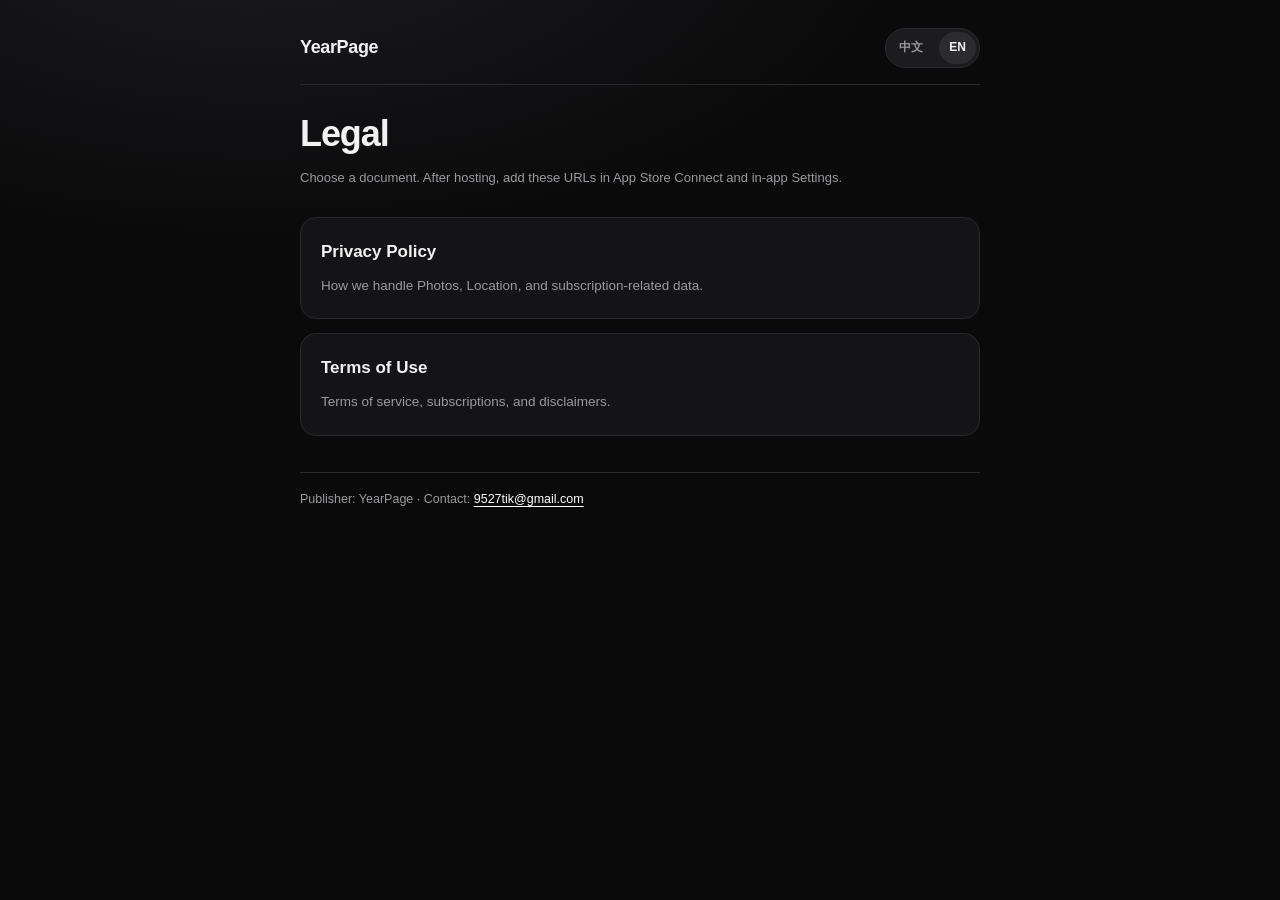
<file: index.html>
<!DOCTYPE html>
<html lang="zh-CN">
<head>
  <meta charset="utf-8" />
  <meta name="viewport" content="width=device-width, initial-scale=1" />
  <title>YearPage Legal</title>
  <meta name="description" content="YearPage privacy policy and terms of use." />
  <link rel="stylesheet" href="./styles.css" />
</head>
<body>
  <div class="wrap">
    <header class="topnav">
      <div class="brand">YearPage</div>
      <div class="lang" role="group" aria-label="Language">
        <button type="button" data-set-lang="zh" class="active">中文</button>
        <button type="button" data-set-lang="en">EN</button>
      </div>
    </header>

    <div data-lang="zh">
      <h1>法律信息</h1>
      <p class="meta">请选择要查看的文档。部署后可将下列地址填入 App Store Connect 与应用设置。</p>
      <div class="home-grid">
        <a class="tile" href="./privacy.html">
          <strong>隐私政策</strong>
          <span>说明我们如何处理相册、位置与订阅相关数据。</span>
        </a>
        <a class="tile" href="./terms.html">
          <strong>用户协议</strong>
          <span>服务使用条款、订阅与免责说明。</span>
        </a>
      </div>
    </div>

    <div data-lang="en">
      <h1>Legal</h1>
      <p class="meta">Choose a document. After hosting, add these URLs in App Store Connect and in-app Settings.</p>
      <div class="home-grid">
        <a class="tile" href="./privacy.html">
          <strong>Privacy Policy</strong>
          <span>How we handle Photos, Location, and subscription-related data.</span>
        </a>
        <a class="tile" href="./terms.html">
          <strong>Terms of Use</strong>
          <span>Terms of service, subscriptions, and disclaimers.</span>
        </a>
      </div>
    </div>

    <footer class="footer">
      <span class="inline-zh">运营主体示例：千书 / YearPage · 联系：</span>
      <span class="inline-en">Publisher: YearPage · Contact: </span>
      <a href="mailto:9527tik@gmail.com">9527tik@gmail.com</a>
    </footer>
  </div>
  <script src="./lang.js"></script>
</body>
</html>
</file>
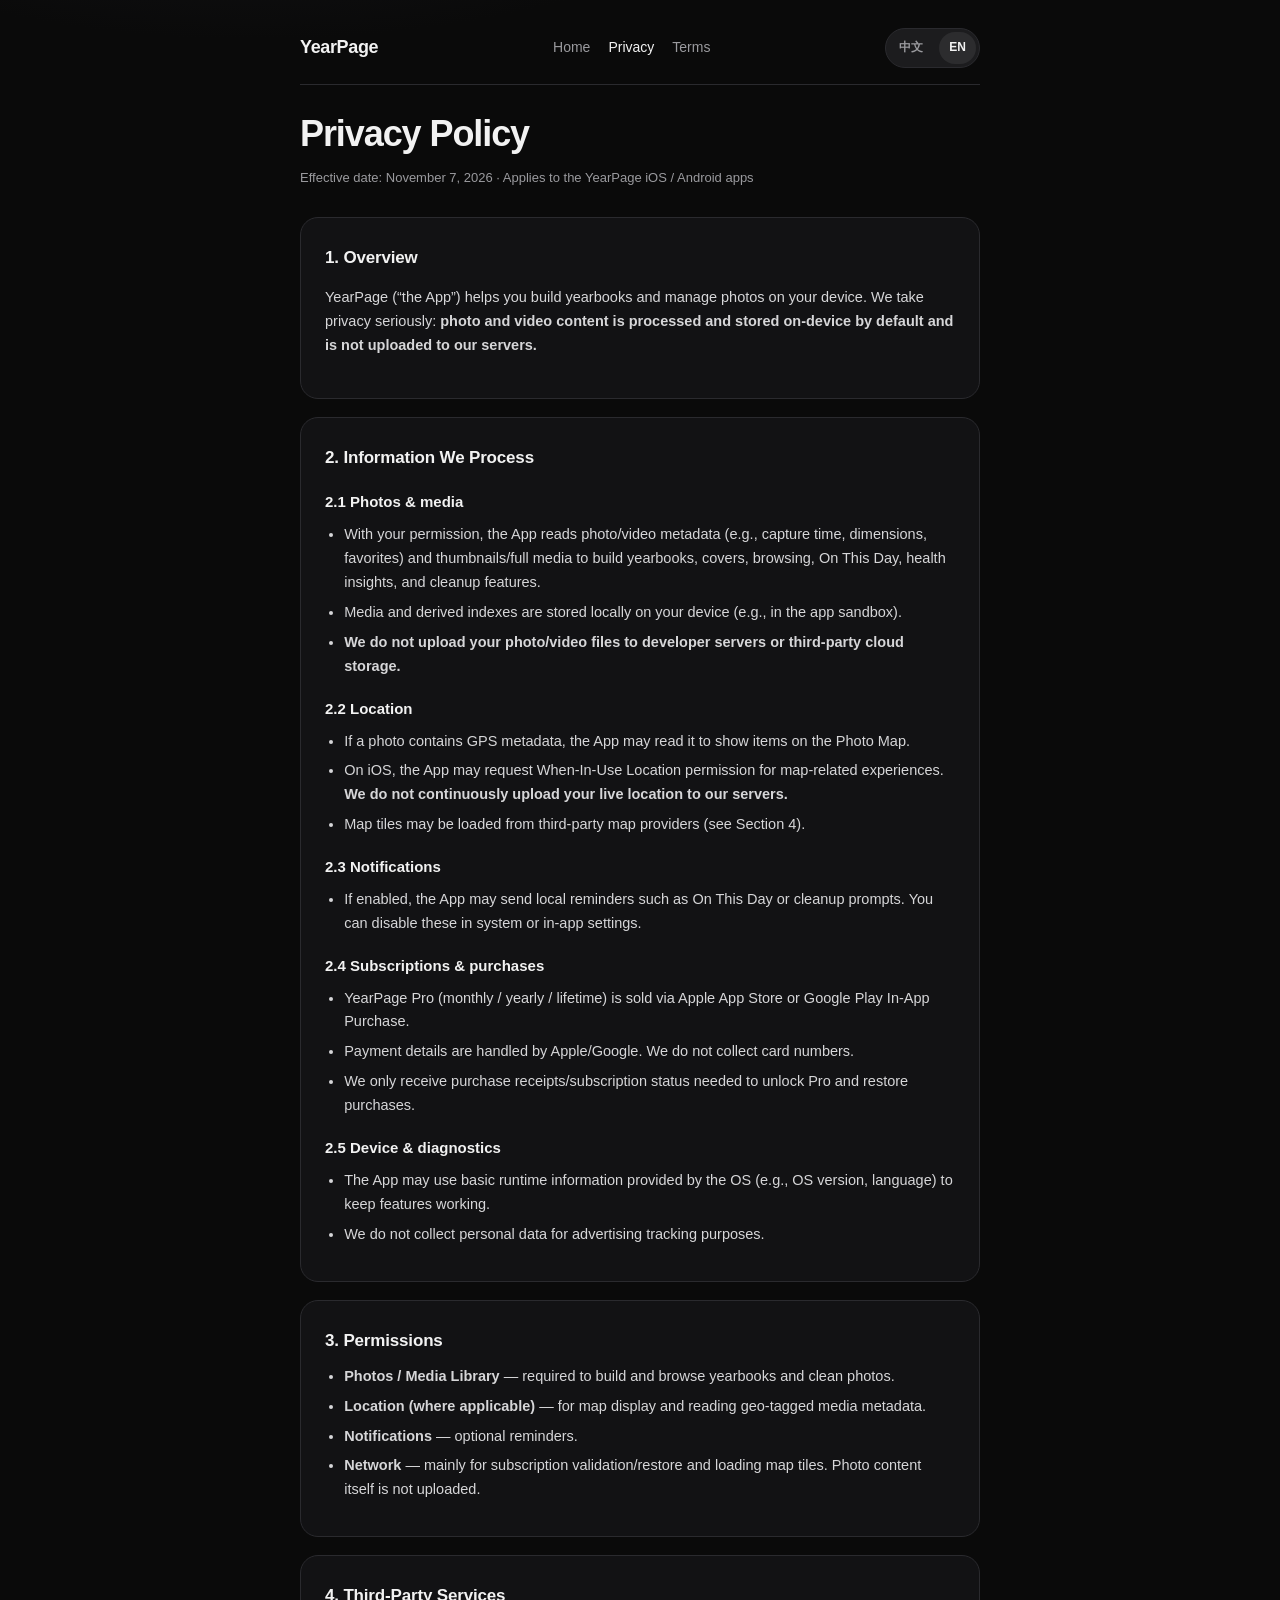
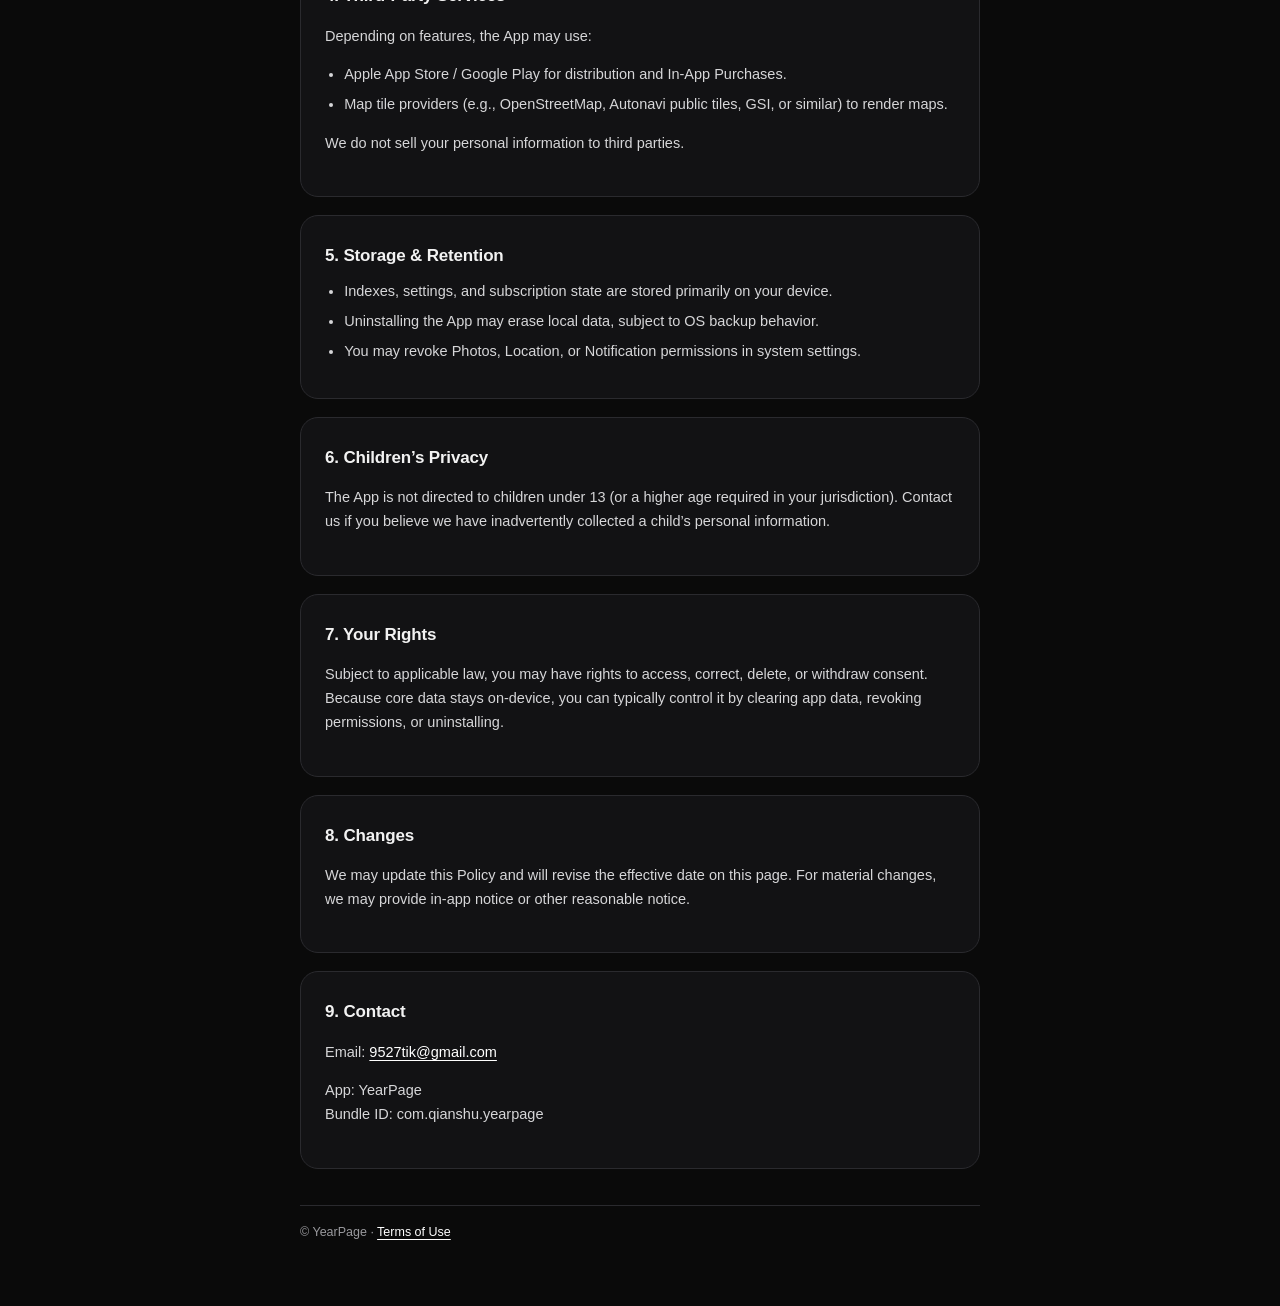
<file: privacy.html>
<!DOCTYPE html>
<html lang="zh-CN">
<head>
  <meta charset="utf-8" />
  <meta name="viewport" content="width=device-width, initial-scale=1" />
  <title>YearPage 隐私政策 / Privacy Policy</title>
  <meta name="description" content="YearPage Privacy Policy — local photo processing, subscriptions only online." />
  <link rel="stylesheet" href="./styles.css" />
</head>
<body>
  <div class="wrap">
    <header class="topnav">
      <div class="brand">YearPage</div>
      <nav class="links">
        <a href="./index.html"><span class="inline-zh">首页</span><span class="inline-en">Home</span></a>
        <a class="active" href="./privacy.html"><span class="inline-zh">隐私政策</span><span class="inline-en">Privacy</span></a>
        <a href="./terms.html"><span class="inline-zh">用户协议</span><span class="inline-en">Terms</span></a>
      </nav>
      <div class="lang" role="group" aria-label="Language">
        <button type="button" data-set-lang="zh" class="active">中文</button>
        <button type="button" data-set-lang="en">EN</button>
      </div>
    </header>

    <div data-lang="zh">
      <h1>隐私政策</h1>
      <p class="meta">生效日期：2026 年 11 月 7 日 · 适用于 YearPage iOS / Android 应用</p>

      <section class="card">
        <h2>1. 概述</h2>
        <p>YearPage（以下简称「本应用」）由开发者运营，用于在您的设备上生成本地相册年鉴、照片整理与相关功能。我们重视您的隐私：<strong>照片与视频内容默认仅在本机处理与存储，不会上传到我们的服务器。</strong></p>
      </section>

      <section class="card">
        <h2>2. 我们处理的信息</h2>
        <h3>2.1 相册与媒体内容</h3>
        <ul>
          <li>在您授权后，本应用读取设备相册中的照片/视频元数据（如拍摄时间、尺寸、收藏状态等）及缩略图/原图，用于生成年鉴、封面、翻页浏览、那年今日、健康报告与清理等功能。</li>
          <li>媒体文件与衍生索引保存在您设备本地（例如应用沙盒内的本地数据库），用于离线浏览与同步增量更新。</li>
          <li><strong>我们不会将您的照片/视频文件上传至开发者服务器或第三方云存储。</strong></li>
        </ul>
        <h3>2.2 位置信息</h3>
        <ul>
          <li>若照片本身包含拍摄地 GPS 信息，本应用可读取该信息，用于「照片地图」展示。</li>
          <li>在 iOS 上，为展示地图相关能力，可能会请求「使用期间」位置权限；该权限用于系统授权流程与地图体验，<strong>不会将您的实时位置持续上传到我们的服务器。</strong></li>
          <li>地图底图可能由第三方地图服务提供商加载（网络请求由系统/地图组件发起），详见第 4 节。</li>
        </ul>
        <h3>2.3 通知</h3>
        <ul>
          <li>在您开启后，本应用可发送「那年今日」「清理提醒」等本地通知。通知调度保存在本机，您可随时在系统设置或应用设置中关闭。</li>
        </ul>
        <h3>2.4 订阅与购买</h3>
        <ul>
          <li>YearPage Pro（月订阅 / 年订阅 / 终身买断）通过 Apple App Store 或 Google Play 的应用内购买完成。</li>
          <li>支付信息由 Apple / Google 处理，我们不会收集或存储您的银行卡号等支付敏感信息。</li>
          <li>我们仅接收由应用商店回传的购买凭证/订阅状态，用于解锁 Pro 功能与恢复购买。</li>
        </ul>
        <h3>2.5 设备与诊断信息</h3>
        <ul>
          <li>本应用可能使用系统提供的基础运行信息（如系统版本、语言、崩溃日志——若您通过系统渠道分享）以保障功能可用。</li>
          <li>我们不以广告追踪为目的收集您的个人身份信息。</li>
        </ul>
      </section>

      <section class="card">
        <h2>3. 权限说明</h2>
        <ul>
          <li><strong>照片/媒体库</strong>：用于构建年鉴与浏览、清理照片（必需）。</li>
          <li><strong>位置（如适用）</strong>：用于地图展示与读取含地理位置的媒体元数据。</li>
          <li><strong>通知</strong>：用于可选的回忆与清理提醒。</li>
          <li><strong>网络</strong>：主要用于订阅验证/恢复购买，以及加载地图瓦片等必要在线资源。照片内容本身不上传。</li>
        </ul>
      </section>

      <section class="card">
        <h2>4. 第三方服务</h2>
        <p>为实现部分功能，本应用可能调用以下第三方服务（由其按各自隐私政策处理相关请求）：</p>
        <ul>
          <li>Apple App Store / Google Play：应用分发与应用内购买。</li>
          <li>地图瓦片服务（例如 OpenStreetMap、高德公开瓦片、国土地理院或其他底图服务）：用于显示地图。</li>
        </ul>
        <p>除实现功能所必需外，我们不会向第三方出售您的个人信息。</p>
      </section>

      <section class="card">
        <h2>5. 数据存储与保留</h2>
        <ul>
          <li>相册索引、设置、订阅状态等主要保存在您的设备本地。</li>
          <li>卸载应用可能导致本地数据被系统清除；是否可恢复取决于操作系统与备份策略。</li>
          <li>您可在系统设置中撤销相册、位置、通知等权限；撤销后相关功能将不可用或降级。</li>
        </ul>
      </section>

      <section class="card">
        <h2>6. 儿童隐私</h2>
        <p>本应用不面向 13 岁以下（或您所在司法辖区规定的更高年龄）儿童设计或营销。若您认为我们无意中收集了儿童个人信息，请联系我们，我们将尽快处理。</p>
      </section>

      <section class="card">
        <h2>7. 您的权利</h2>
        <p>根据适用法律，您可能享有访问、更正、删除本地数据、撤回同意等权利。由于核心数据保存在本机，您通常可通过删除应用数据、撤销权限或卸载应用来控制数据。</p>
      </section>

      <section class="card">
        <h2>8. 政策更新</h2>
        <p>我们可能适时更新本政策。更新后的版本将发布于本页面并调整「生效日期」。重大变更时，我们可能通过应用内提示或其他合理方式告知。</p>
      </section>

      <section class="card">
        <h2>9. 联系我们</h2>
        <p>如对本政策有疑问，请联系：</p>
        <p>邮箱：<a href="mailto:9527tik@gmail.com">9527tik@gmail.com</a></p>
        <p>应用名称：YearPage<br />Bundle ID：com.qianshu.yearpage</p>
      </section>
    </div>

    <div data-lang="en">
      <h1>Privacy Policy</h1>
      <p class="meta">Effective date: November 7, 2026 · Applies to the YearPage iOS / Android apps</p>

      <section class="card">
        <h2>1. Overview</h2>
        <p>YearPage (“the App”) helps you build yearbooks and manage photos on your device. We take privacy seriously: <strong>photo and video content is processed and stored on-device by default and is not uploaded to our servers.</strong></p>
      </section>

      <section class="card">
        <h2>2. Information We Process</h2>
        <h3>2.1 Photos &amp; media</h3>
        <ul>
          <li>With your permission, the App reads photo/video metadata (e.g., capture time, dimensions, favorites) and thumbnails/full media to build yearbooks, covers, browsing, On This Day, health insights, and cleanup features.</li>
          <li>Media and derived indexes are stored locally on your device (e.g., in the app sandbox).</li>
          <li><strong>We do not upload your photo/video files to developer servers or third-party cloud storage.</strong></li>
        </ul>
        <h3>2.2 Location</h3>
        <ul>
          <li>If a photo contains GPS metadata, the App may read it to show items on the Photo Map.</li>
          <li>On iOS, the App may request When-In-Use Location permission for map-related experiences. <strong>We do not continuously upload your live location to our servers.</strong></li>
          <li>Map tiles may be loaded from third-party map providers (see Section 4).</li>
        </ul>
        <h3>2.3 Notifications</h3>
        <ul>
          <li>If enabled, the App may send local reminders such as On This Day or cleanup prompts. You can disable these in system or in-app settings.</li>
        </ul>
        <h3>2.4 Subscriptions &amp; purchases</h3>
        <ul>
          <li>YearPage Pro (monthly / yearly / lifetime) is sold via Apple App Store or Google Play In-App Purchase.</li>
          <li>Payment details are handled by Apple/Google. We do not collect card numbers.</li>
          <li>We only receive purchase receipts/subscription status needed to unlock Pro and restore purchases.</li>
        </ul>
        <h3>2.5 Device &amp; diagnostics</h3>
        <ul>
          <li>The App may use basic runtime information provided by the OS (e.g., OS version, language) to keep features working.</li>
          <li>We do not collect personal data for advertising tracking purposes.</li>
        </ul>
      </section>

      <section class="card">
        <h2>3. Permissions</h2>
        <ul>
          <li><strong>Photos / Media Library</strong> — required to build and browse yearbooks and clean photos.</li>
          <li><strong>Location (where applicable)</strong> — for map display and reading geo-tagged media metadata.</li>
          <li><strong>Notifications</strong> — optional reminders.</li>
          <li><strong>Network</strong> — mainly for subscription validation/restore and loading map tiles. Photo content itself is not uploaded.</li>
        </ul>
      </section>

      <section class="card">
        <h2>4. Third-Party Services</h2>
        <p>Depending on features, the App may use:</p>
        <ul>
          <li>Apple App Store / Google Play for distribution and In-App Purchases.</li>
          <li>Map tile providers (e.g., OpenStreetMap, Autonavi public tiles, GSI, or similar) to render maps.</li>
        </ul>
        <p>We do not sell your personal information to third parties.</p>
      </section>

      <section class="card">
        <h2>5. Storage &amp; Retention</h2>
        <ul>
          <li>Indexes, settings, and subscription state are stored primarily on your device.</li>
          <li>Uninstalling the App may erase local data, subject to OS backup behavior.</li>
          <li>You may revoke Photos, Location, or Notification permissions in system settings.</li>
        </ul>
      </section>

      <section class="card">
        <h2>6. Children’s Privacy</h2>
        <p>The App is not directed to children under 13 (or a higher age required in your jurisdiction). Contact us if you believe we have inadvertently collected a child’s personal information.</p>
      </section>

      <section class="card">
        <h2>7. Your Rights</h2>
        <p>Subject to applicable law, you may have rights to access, correct, delete, or withdraw consent. Because core data stays on-device, you can typically control it by clearing app data, revoking permissions, or uninstalling.</p>
      </section>

      <section class="card">
        <h2>8. Changes</h2>
        <p>We may update this Policy and will revise the effective date on this page. For material changes, we may provide in-app notice or other reasonable notice.</p>
      </section>

      <section class="card">
        <h2>9. Contact</h2>
        <p>Email: <a href="mailto:9527tik@gmail.com">9527tik@gmail.com</a></p>
        <p>App: YearPage<br />Bundle ID: com.qianshu.yearpage</p>
      </section>
    </div>

    <footer class="footer">
      © YearPage · <a href="./terms.html"><span class="inline-zh">用户协议</span><span class="inline-en">Terms of Use</span></a>
    </footer>
  </div>
  <script src="./lang.js"></script>
</body>
</html>
</file>
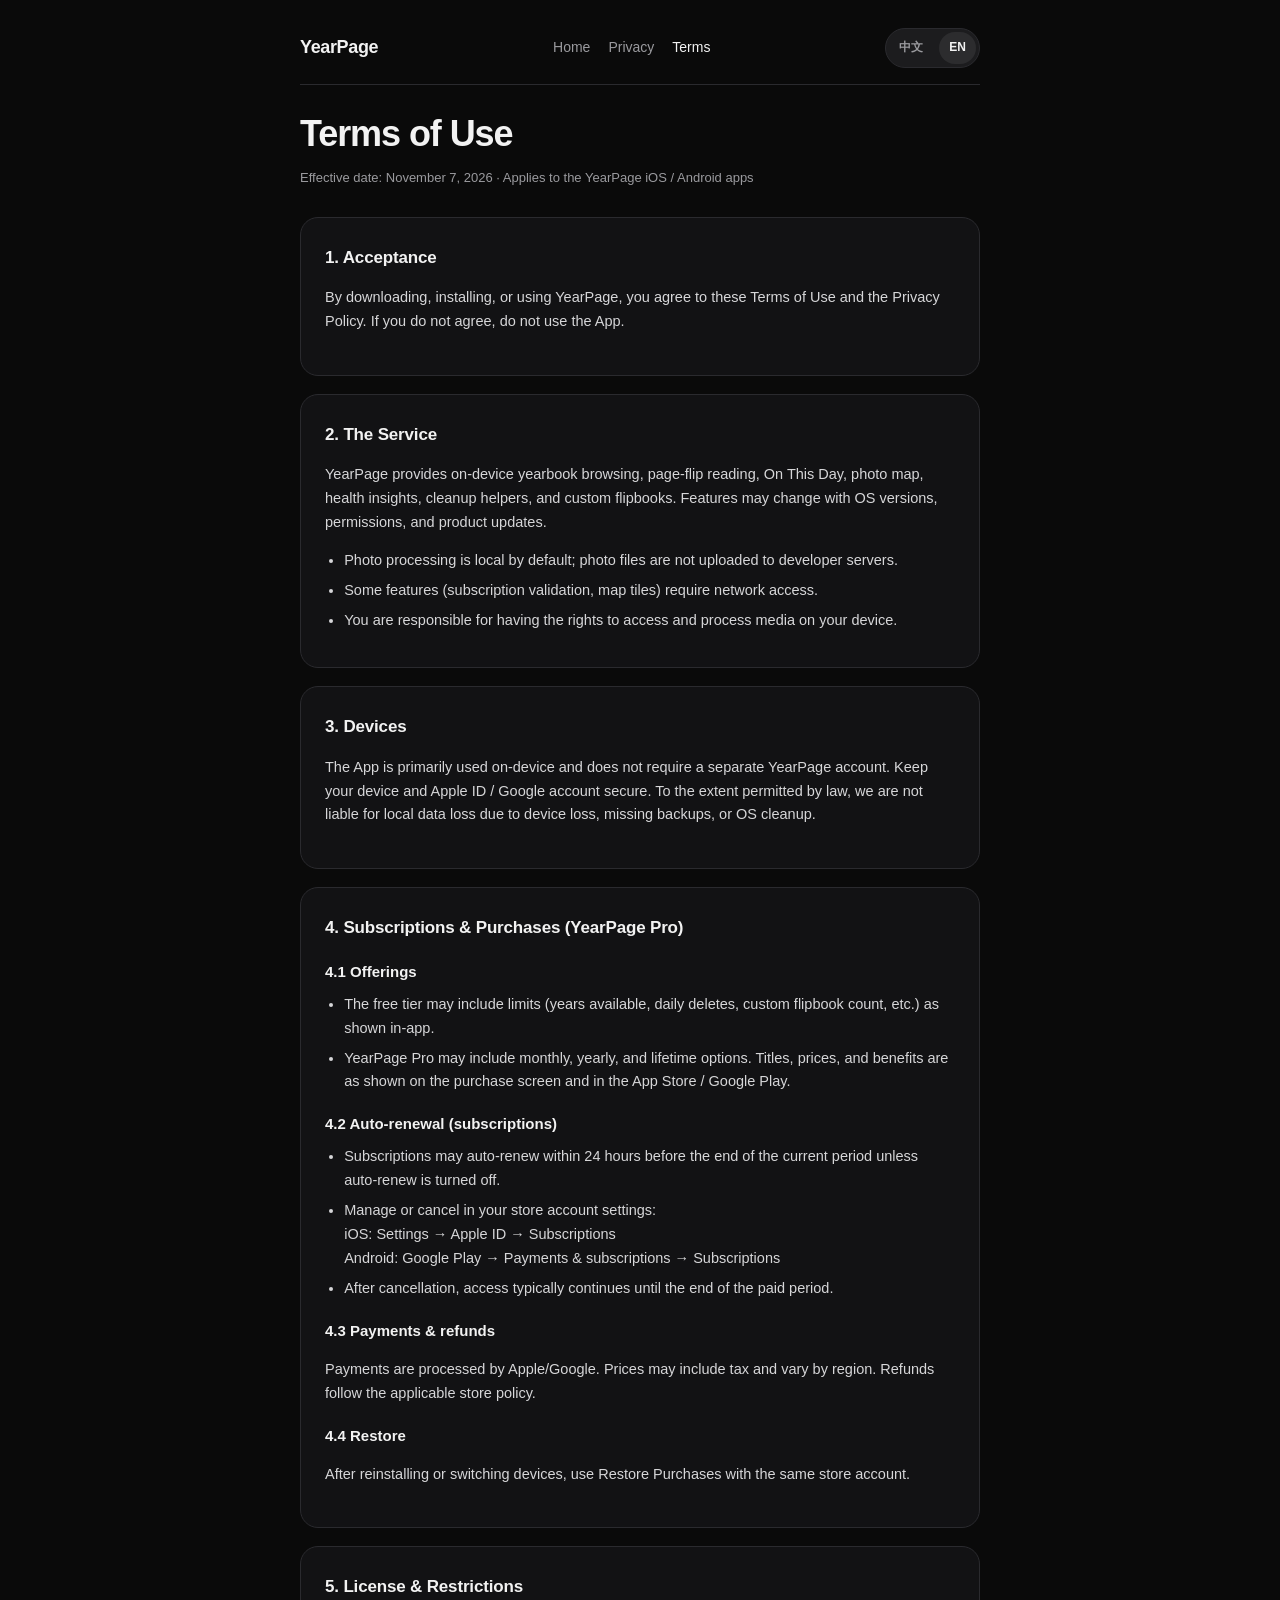
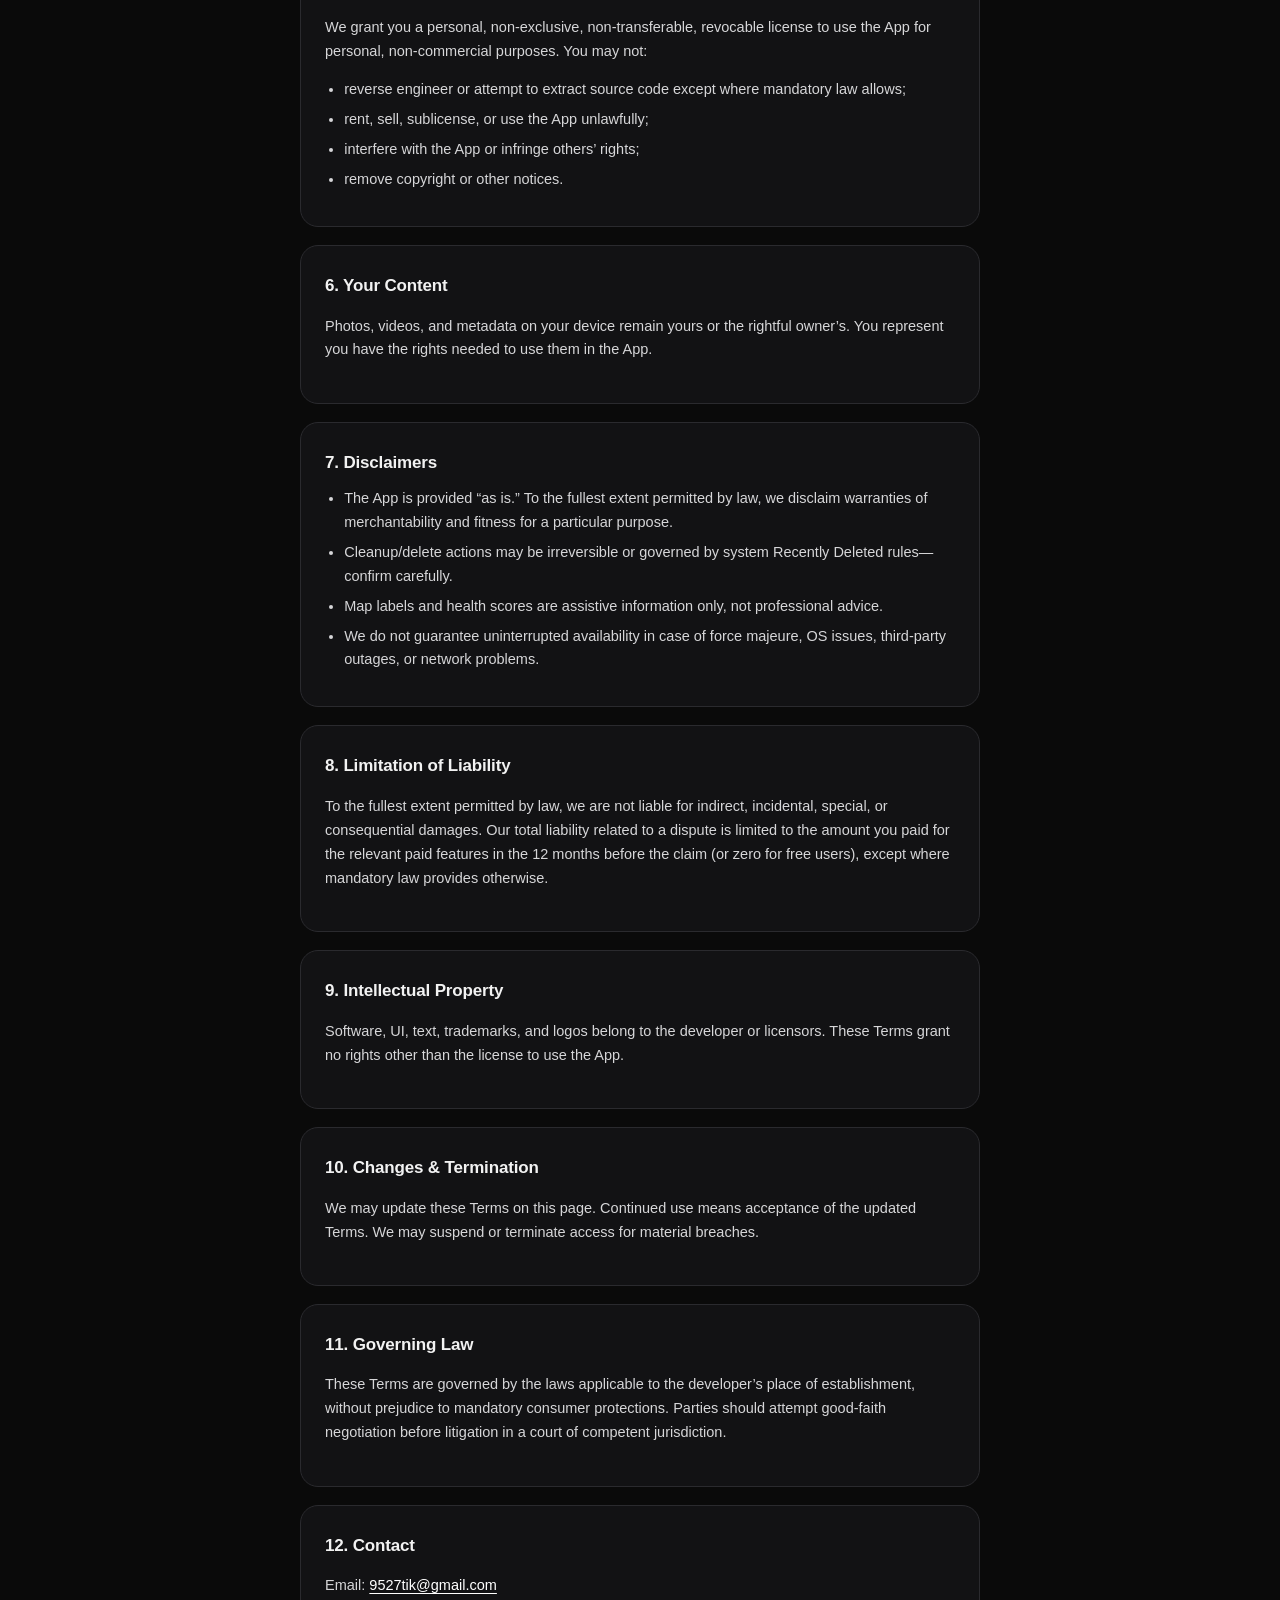
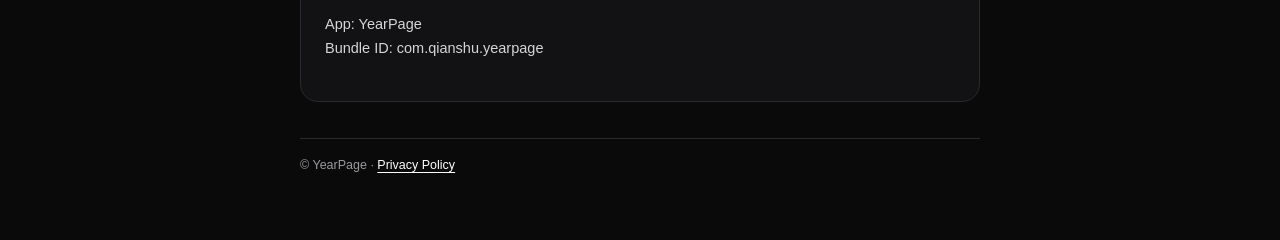
<file: terms.html>
<!DOCTYPE html>
<html lang="zh-CN">
<head>
  <meta charset="utf-8" />
  <meta name="viewport" content="width=device-width, initial-scale=1" />
  <title>YearPage 用户协议 / Terms of Use</title>
  <meta name="description" content="YearPage Terms of Use, subscriptions, and disclaimers." />
  <link rel="stylesheet" href="./styles.css" />
</head>
<body>
  <div class="wrap">
    <header class="topnav">
      <div class="brand">YearPage</div>
      <nav class="links">
        <a href="./index.html"><span class="inline-zh">首页</span><span class="inline-en">Home</span></a>
        <a href="./privacy.html"><span class="inline-zh">隐私政策</span><span class="inline-en">Privacy</span></a>
        <a class="active" href="./terms.html"><span class="inline-zh">用户协议</span><span class="inline-en">Terms</span></a>
      </nav>
      <div class="lang" role="group" aria-label="Language">
        <button type="button" data-set-lang="zh" class="active">中文</button>
        <button type="button" data-set-lang="en">EN</button>
      </div>
    </header>

    <div data-lang="zh">
      <h1>用户协议</h1>
      <p class="meta">生效日期：2026 年 11 月 7 日 · 适用于 YearPage iOS / Android 应用</p>

      <section class="card">
        <h2>1. 接受条款</h2>
        <p>欢迎使用 YearPage。下载、安装或使用本应用，即表示您同意本《用户协议》（「本协议」）及《隐私政策》。如不同意，请停止使用本应用。</p>
      </section>

      <section class="card">
        <h2>2. 服务说明</h2>
        <p>YearPage 提供基于本机相册的年鉴浏览、翻页阅读、那年今日、照片地图、健康报告、清理辅助、自定义翻页书等功能。功能可能因系统版本、权限授予情况及产品更新而变化。</p>
        <ul>
          <li>照片处理默认在本地完成，不将照片文件上传至开发者服务器。</li>
          <li>部分功能（如订阅验证、地图底图）需要网络连接。</li>
          <li>您需自行确保有权访问并处理设备中的照片内容。</li>
        </ul>
      </section>

      <section class="card">
        <h2>3. 账户与设备</h2>
        <p>本应用当前以本机使用为主，不强制注册账号。您应妥善保管设备与系统账户（Apple ID / Google 账户）。因设备丢失、未备份或系统清理导致的本地数据损失，开发者在法律允许范围内不承担责任。</p>
      </section>

      <section class="card">
        <h2>4. 订阅与付费（YearPage Pro）</h2>
        <h3>4.1 产品形态</h3>
        <ul>
          <li>免费版可能包含功能限制，例如：可翻阅/清理的年份范围、每日删除数量、自定义翻页书数量等（以应用内展示为准）。</li>
          <li>YearPage Pro 可能包括：月订阅、年订阅、终身买断等，具体名称、价格与权益以购买页面及 App Store / Google Play 显示为准。</li>
        </ul>
        <h3>4.2 自动续订（适用于订阅类商品）</h3>
        <ul>
          <li>订阅到期前 24 小时内，系统可能自动续订并扣费，除非您已关闭自动续订。</li>
          <li>您可随时在系统账户设置中管理或取消订阅：
            <br />iOS：设置 → Apple ID → 订阅
            <br />Android：Google Play → 付款与订阅 → 订阅
          </li>
          <li>取消后，当前已付费周期通常仍可继续使用至周期结束。</li>
        </ul>
        <h3>4.3 付款与税务</h3>
        <p>付款由 Apple / Google 处理。价格可能含税或因地区而异。退款规则遵循对应应用商店政策。</p>
        <h3>4.4 恢复购买</h3>
        <p>更换设备或重装应用后，可使用应用内「恢复购买」恢复已购权益（需使用同一商店账户）。</p>
      </section>

      <section class="card">
        <h2>5. 许可与限制</h2>
        <p>我们授予您一项个人、非独占、不可转让、可撤销的许可，仅供个人非商业目的使用本应用。未经书面许可，您不得：</p>
        <ul>
          <li>对本应用进行反向工程、反编译或试图获取源代码（法律强制允许的除外）；</li>
          <li>出租、出售、转授权或以违法方式使用本应用；</li>
          <li>干扰应用正常运行，或利用本应用侵害他人合法权益；</li>
          <li>移除或规避任何版权、商标或其他权利声明。</li>
        </ul>
      </section>

      <section class="card">
        <h2>6. 用户内容</h2>
        <p>您相册中的照片、视频及相关元数据属于您或相应权利人。您保证有权在本应用中访问与处理这些内容。因您无权使用相关内容而产生的争议与责任由您自行承担。</p>
      </section>

      <section class="card">
        <h2>7. 免责声明</h2>
        <ul>
          <li>本应用按「现状」提供。在法律允许的最大范围内，我们不就适销性、特定用途适用性作明示或默示保证。</li>
          <li>清理、删除等操作可能不可逆或受系统「最近删除」规则约束；请谨慎确认。</li>
          <li>地图标注、健康评分等为辅助信息，不构成专业建议。</li>
          <li>因不可抗力、系统故障、第三方服务中断、网络原因等造成的服务中断或数据异常，我们将在合理范围内尽力协助，但不保证随时完全可用。</li>
        </ul>
      </section>

      <section class="card">
        <h2>8. 责任限制</h2>
        <p>在适用法律允许的最大范围内，开发者对因使用或无法使用本应用而导致的任何间接、附带、特殊、后果性损害不承担责任。我们对您的全部责任以您就相关争议所涉付费功能在过去 12 个月内实际支付的费用为上限（免费用户则为零），法律另有强制规定的除外。</p>
      </section>

      <section class="card">
        <h2>9. 知识产权</h2>
        <p>本应用的软件、界面、文案、商标与标识等权益归开发者或其许可方所有。本协议未授予您除使用权以外的其他权利。</p>
      </section>

      <section class="card">
        <h2>10. 协议变更与终止</h2>
        <p>我们可能更新本协议并在本页面公布。若您继续使用，即视为接受更新后的条款。我们可在您严重违反本协议时限制或终止对您的服务。</p>
      </section>

      <section class="card">
        <h2>11. 适用法律与争议</h2>
        <p>本协议的解释与争议解决，优先适用开发者所在地法律（在不与强制性消费者保护法冲突的前提下）。争议应首先友好协商；协商不成的，提交有管辖权的法院处理。</p>
      </section>

      <section class="card">
        <h2>12. 联系我们</h2>
        <p>邮箱：<a href="mailto:9527tik@gmail.com">9527tik@gmail.com</a></p>
        <p>应用名称：YearPage<br />Bundle ID：com.qianshu.yearpage</p>
      </section>
    </div>

    <div data-lang="en">
      <h1>Terms of Use</h1>
      <p class="meta">Effective date: November 7, 2026 · Applies to the YearPage iOS / Android apps</p>

      <section class="card">
        <h2>1. Acceptance</h2>
        <p>By downloading, installing, or using YearPage, you agree to these Terms of Use and the Privacy Policy. If you do not agree, do not use the App.</p>
      </section>

      <section class="card">
        <h2>2. The Service</h2>
        <p>YearPage provides on-device yearbook browsing, page-flip reading, On This Day, photo map, health insights, cleanup helpers, and custom flipbooks. Features may change with OS versions, permissions, and product updates.</p>
        <ul>
          <li>Photo processing is local by default; photo files are not uploaded to developer servers.</li>
          <li>Some features (subscription validation, map tiles) require network access.</li>
          <li>You are responsible for having the rights to access and process media on your device.</li>
        </ul>
      </section>

      <section class="card">
        <h2>3. Devices</h2>
        <p>The App is primarily used on-device and does not require a separate YearPage account. Keep your device and Apple ID / Google account secure. To the extent permitted by law, we are not liable for local data loss due to device loss, missing backups, or OS cleanup.</p>
      </section>

      <section class="card">
        <h2>4. Subscriptions &amp; Purchases (YearPage Pro)</h2>
        <h3>4.1 Offerings</h3>
        <ul>
          <li>The free tier may include limits (years available, daily deletes, custom flipbook count, etc.) as shown in-app.</li>
          <li>YearPage Pro may include monthly, yearly, and lifetime options. Titles, prices, and benefits are as shown on the purchase screen and in the App Store / Google Play.</li>
        </ul>
        <h3>4.2 Auto-renewal (subscriptions)</h3>
        <ul>
          <li>Subscriptions may auto-renew within 24 hours before the end of the current period unless auto-renew is turned off.</li>
          <li>Manage or cancel in your store account settings:
            <br />iOS: Settings → Apple ID → Subscriptions
            <br />Android: Google Play → Payments &amp; subscriptions → Subscriptions
          </li>
          <li>After cancellation, access typically continues until the end of the paid period.</li>
        </ul>
        <h3>4.3 Payments &amp; refunds</h3>
        <p>Payments are processed by Apple/Google. Prices may include tax and vary by region. Refunds follow the applicable store policy.</p>
        <h3>4.4 Restore</h3>
        <p>After reinstalling or switching devices, use Restore Purchases with the same store account.</p>
      </section>

      <section class="card">
        <h2>5. License &amp; Restrictions</h2>
        <p>We grant you a personal, non-exclusive, non-transferable, revocable license to use the App for personal, non-commercial purposes. You may not:</p>
        <ul>
          <li>reverse engineer or attempt to extract source code except where mandatory law allows;</li>
          <li>rent, sell, sublicense, or use the App unlawfully;</li>
          <li>interfere with the App or infringe others’ rights;</li>
          <li>remove copyright or other notices.</li>
        </ul>
      </section>

      <section class="card">
        <h2>6. Your Content</h2>
        <p>Photos, videos, and metadata on your device remain yours or the rightful owner’s. You represent you have the rights needed to use them in the App.</p>
      </section>

      <section class="card">
        <h2>7. Disclaimers</h2>
        <ul>
          <li>The App is provided “as is.” To the fullest extent permitted by law, we disclaim warranties of merchantability and fitness for a particular purpose.</li>
          <li>Cleanup/delete actions may be irreversible or governed by system Recently Deleted rules—confirm carefully.</li>
          <li>Map labels and health scores are assistive information only, not professional advice.</li>
          <li>We do not guarantee uninterrupted availability in case of force majeure, OS issues, third-party outages, or network problems.</li>
        </ul>
      </section>

      <section class="card">
        <h2>8. Limitation of Liability</h2>
        <p>To the fullest extent permitted by law, we are not liable for indirect, incidental, special, or consequential damages. Our total liability related to a dispute is limited to the amount you paid for the relevant paid features in the 12 months before the claim (or zero for free users), except where mandatory law provides otherwise.</p>
      </section>

      <section class="card">
        <h2>9. Intellectual Property</h2>
        <p>Software, UI, text, trademarks, and logos belong to the developer or licensors. These Terms grant no rights other than the license to use the App.</p>
      </section>

      <section class="card">
        <h2>10. Changes &amp; Termination</h2>
        <p>We may update these Terms on this page. Continued use means acceptance of the updated Terms. We may suspend or terminate access for material breaches.</p>
      </section>

      <section class="card">
        <h2>11. Governing Law</h2>
        <p>These Terms are governed by the laws applicable to the developer’s place of establishment, without prejudice to mandatory consumer protections. Parties should attempt good-faith negotiation before litigation in a court of competent jurisdiction.</p>
      </section>

      <section class="card">
        <h2>12. Contact</h2>
        <p>Email: <a href="mailto:9527tik@gmail.com">9527tik@gmail.com</a></p>
        <p>App: YearPage<br />Bundle ID: com.qianshu.yearpage</p>
      </section>
    </div>

    <footer class="footer">
      © YearPage · <a href="./privacy.html"><span class="inline-zh">隐私政策</span><span class="inline-en">Privacy Policy</span></a>
    </footer>
  </div>
  <script src="./lang.js"></script>
</body>
</html>
</file>
<file: styles.css>
:root {
  --bg: #0a0a0a;
  --surface: #141416;
  --text: #f2f2f2;
  --muted: #9a9a9e;
  --line: #2a2a2e;
  --accent: #ffffff;
  --max: 720px;
}

* {
  box-sizing: border-box;
}

html {
  scroll-behavior: smooth;
}

body {
  margin: 0;
  font-family: "SF Pro Text", "PingFang SC", "Hiragino Sans GB", "Microsoft YaHei",
    -apple-system, BlinkMacSystemFont, "Segoe UI", sans-serif;
  background: radial-gradient(1200px 600px at 20% -10%, #1c1c22 0%, var(--bg) 55%);
  color: var(--text);
  line-height: 1.65;
  min-height: 100vh;
}

a {
  color: var(--accent);
  text-decoration-thickness: 1px;
  text-underline-offset: 3px;
}

a:hover {
  opacity: 0.85;
}

.wrap {
  max-width: var(--max);
  margin: 0 auto;
  padding: 28px 20px 64px;
}

.topnav {
  display: flex;
  flex-wrap: wrap;
  gap: 10px 16px;
  align-items: center;
  justify-content: space-between;
  margin-bottom: 28px;
  padding-bottom: 16px;
  border-bottom: 1px solid var(--line);
}

.brand {
  font-weight: 700;
  letter-spacing: -0.02em;
  font-size: 18px;
}

.links {
  display: flex;
  flex-wrap: wrap;
  gap: 12px 18px;
  font-size: 14px;
  color: var(--muted);
}

.links a {
  color: var(--muted);
  text-decoration: none;
}

.links a:hover,
.links a.active {
  color: var(--text);
}

.lang {
  display: inline-flex;
  gap: 6px;
  padding: 3px;
  border-radius: 999px;
  background: #1c1c1e;
  border: 1px solid var(--line);
}

.lang button {
  appearance: none;
  border: 0;
  background: transparent;
  color: var(--muted);
  font: inherit;
  font-size: 12px;
  font-weight: 600;
  padding: 6px 10px;
  border-radius: 999px;
  cursor: pointer;
}

.lang button.active {
  background: #2c2c2e;
  color: var(--text);
}

h1 {
  font-size: clamp(28px, 5vw, 36px);
  line-height: 1.15;
  letter-spacing: -0.03em;
  margin: 0 0 10px;
}

.meta {
  color: var(--muted);
  font-size: 13px;
  margin-bottom: 28px;
}

.card {
  background: color-mix(in srgb, var(--surface) 88%, transparent);
  border: 1px solid var(--line);
  border-radius: 18px;
  padding: 22px 20px;
  margin-bottom: 18px;
}

h2 {
  font-size: 17px;
  margin: 0 0 10px;
  letter-spacing: -0.01em;
}

h3 {
  font-size: 15px;
  margin: 18px 0 8px;
}

p,
li {
  color: #d6d6d8;
  font-size: 14.5px;
}

ul {
  padding-left: 1.2em;
  margin: 8px 0;
}

li + li {
  margin-top: 6px;
}

.footer {
  margin-top: 36px;
  padding-top: 16px;
  border-top: 1px solid var(--line);
  color: var(--muted);
  font-size: 12.5px;
}

.home-grid {
  display: grid;
  gap: 14px;
  margin-top: 24px;
}

.home-grid a.tile {
  display: block;
  padding: 20px;
  border-radius: 16px;
  border: 1px solid var(--line);
  background: var(--surface);
  text-decoration: none;
  color: inherit;
  transition: border-color 0.15s ease, transform 0.15s ease;
}

.home-grid a.tile:hover {
  border-color: #4a4a4e;
  transform: translateY(-1px);
}

.home-grid .tile strong {
  display: block;
  font-size: 17px;
  margin-bottom: 6px;
}

.home-grid .tile span {
  color: var(--muted);
  font-size: 13.5px;
}

[data-lang="en"] {
  display: none;
}

html[lang="en"] [data-lang="zh"] {
  display: none;
}

html[lang="en"] [data-lang="en"] {
  display: block;
}

html[lang="en"] .inline-en {
  display: inline;
}

html[lang="en"] .inline-zh {
  display: none;
}

.inline-en {
  display: none;
}

@media (min-width: 720px) {
  .card {
    padding: 26px 24px;
  }
}
</file>
